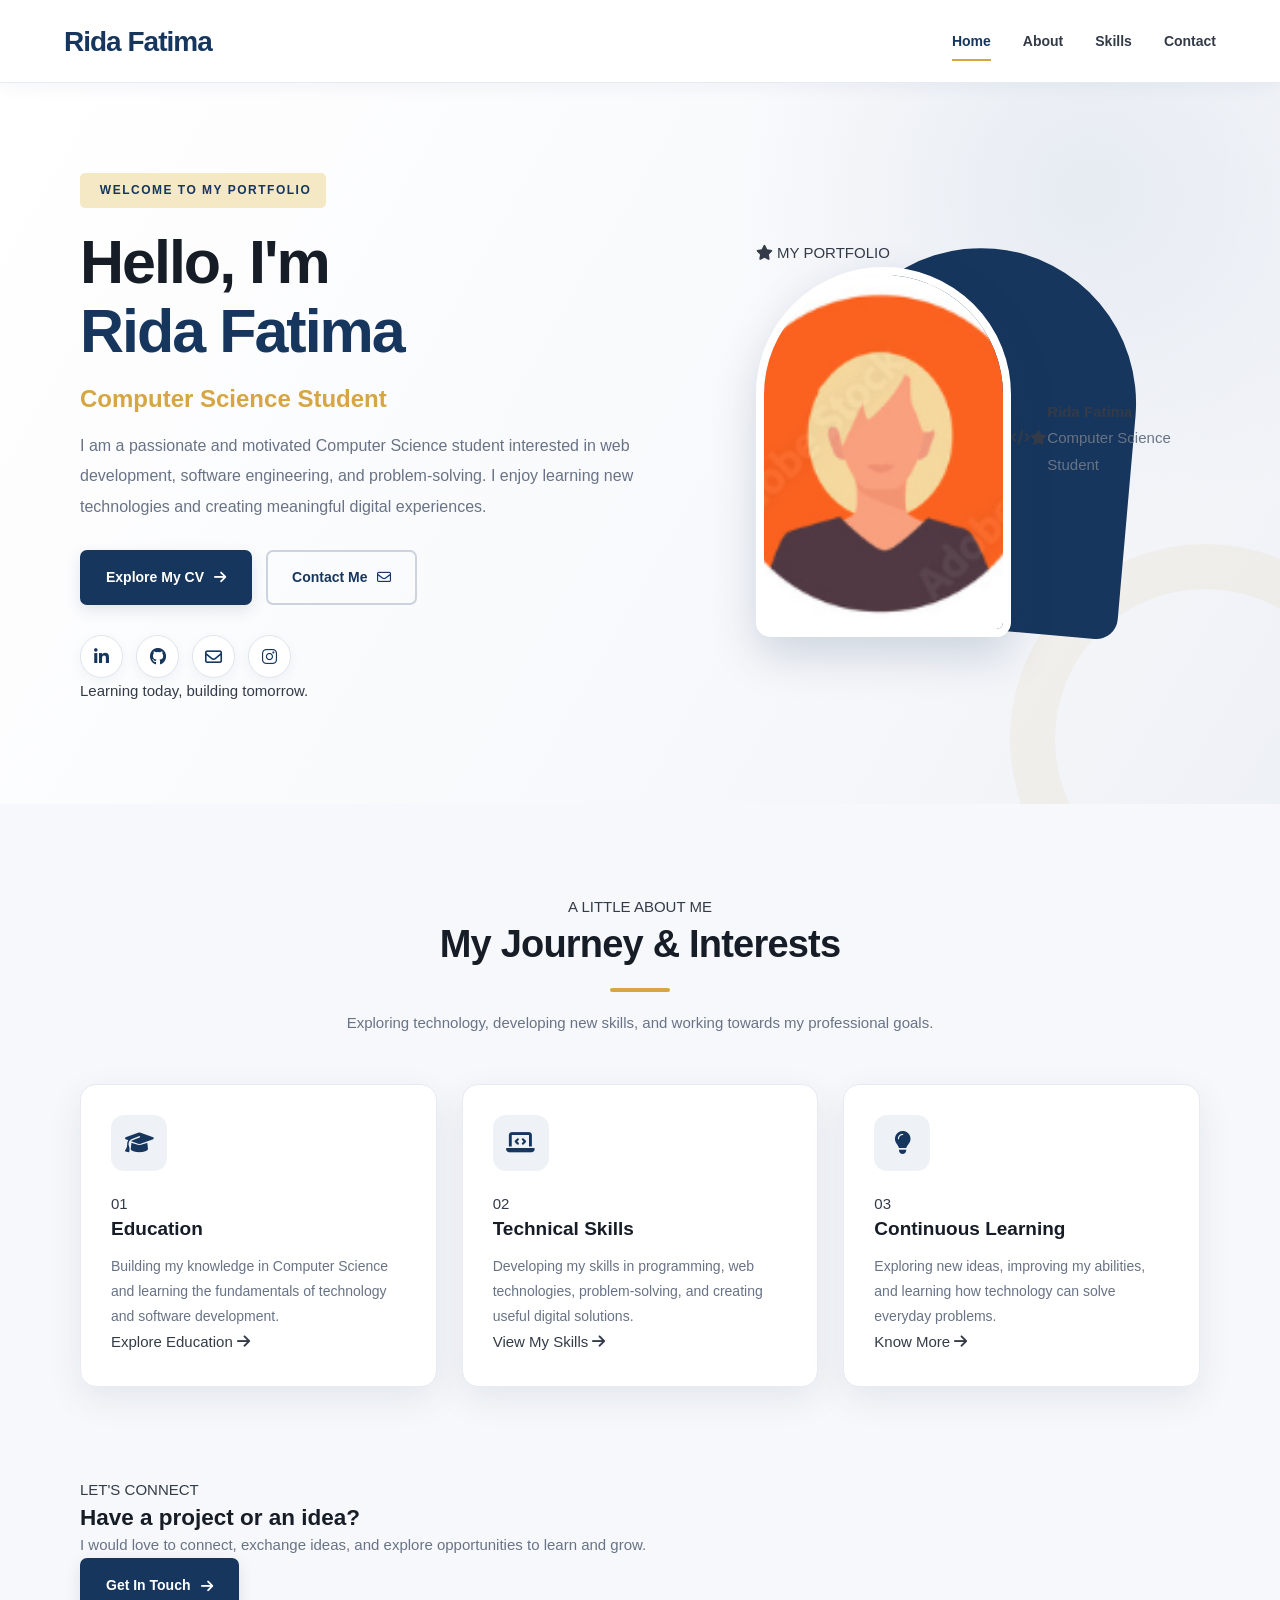
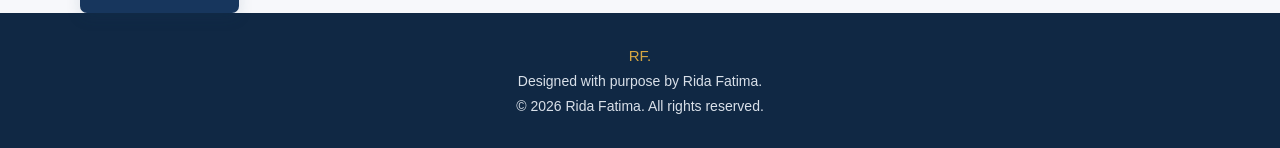
<file: index.html>
<!DOCTYPE html>
<html lang="en">
<head>
    <meta charset="UTF-8">
    <meta name="viewport" content="width=device-width, initial-scale=1.0">

    <title>Rida Fatima | Personal Portfolio</title>

    <meta name="description" content="Explore Rida Fatima's personal portfolio, education, skills and projects.">

    <link rel="stylesheet" href="style.css">

    <!-- Font Awesome Icons -->
    <link rel="stylesheet"
          href="https://cdnjs.cloudflare.com/ajax/libs/font-awesome/6.5.2/css/all.min.css">
</head>

<body>

    <!-- NAVIGATION BAR -->
    <header class="navbar">
        <div class="nav-container">

            <a href="index.html" class="logo">
                Rida Fatima<span></span>
            </a>

            <nav class="nav-links">
                <a href="index.html" class="active">Home</a>
                <a href="about.html">About</a>
                <a href="skills.html">Skills</a>
                <a href="contact.html">Contact</a>
            </nav>

        </div>
    </header>


    <!-- HERO SECTION -->
    <main>

        <section class="hero">
            <div class="hero-container">

                <!-- INTRODUCTION -->
                <div class="hero-content">

                    <span class="small-heading">
                        <i class="fa-solid fa-sparkles"></i>
                        Welcome to my portfolio
                    </span>

                    <h1>
                        Hello, I'm
                        <span>Rida Fatima</span>
                    </h1>

                    <h3>
                        Computer Science Student
                    </h3>

                    <p>
                        I am a passionate and motivated Computer Science
                        student interested in web development, software
                        engineering, and problem-solving. I enjoy learning
                        new technologies and creating meaningful digital
                        experiences.
                    </p>

                    <div class="hero-buttons">

                        <a href="about.html" class="btn">
                            Explore My CV
                            <i class="fa-solid fa-arrow-right"></i>
                        </a>

                        <a href="contact.html" class="btn btn-outline">
                            Contact Me
                            <i class="fa-regular fa-envelope"></i>
                        </a>

                    </div>

                    <!-- SOCIAL LINKS -->
                    <div class="social-links">

                        <a href="#"
                           aria-label="LinkedIn"
                           title="LinkedIn">
                            <i class="fa-brands fa-linkedin-in"></i>
                        </a>

                        <a href="#"
                           aria-label="GitHub"
                           title="GitHub">
                            <i class="fa-brands fa-github"></i>
                        </a>

                        <a href="mailto:rida44369@gmail.com"
                           aria-label="Email"
                           title="Email me">
                            <i class="fa-regular fa-envelope"></i>
                        </a>

                        <a href="#"
                           aria-label="Instagram"
                           title="Instagram">
                            <i class="fa-brands fa-instagram"></i>
                        </a>

                    </div>

                    <div class="hero-note">
                        <span class="note-line"></span>
                        <span>Learning today, building tomorrow.</span>
                    </div>

                </div>


                <!-- PROFILE IMAGE -->
                <div class="hero-image">

                    <div class="profile-frame">

                        <div class="profile-top-label">
                            <i class="fa-solid fa-star"></i>
                            MY PORTFOLIO
                        </div>

                        <img
                            src="images/rida-profile.png"
                            alt="Rida Fatima's profile picture"
                        >

                    </div>

                    <!-- DECORATIVE ELEMENTS -->
                    <div class="floating-badge badge-code">
                        <i class="fa-solid fa-code"></i>
                    </div>

                    <div class="floating-badge badge-star">
                        <i class="fa-solid fa-star"></i>
                    </div>

                    <div class="profile-caption">
                        <span class="caption-dot"></span>

                        <div>
                            <strong>Rida Fatima</strong>
                            <p>Computer Science Student</p>
                        </div>
                    </div>

                </div>

            </div>
        </section>


        <!-- INTRODUCTION / HIGHLIGHTS -->
        <section class="section highlights-section">

            <div class="container">

                <div class="section-title">

                    <span class="section-label">
                        A LITTLE ABOUT ME
                    </span>

                    <h2>
                        My Journey & Interests
                    </h2>

                    <span class="title-line"></span>

                    <p>
                        Exploring technology, developing new skills,
                        and working towards my professional goals.
                    </p>

                </div>


                <!-- INDIVIDUAL CARDS -->
                <div class="cards-grid">

                    <!-- CARD 1 -->
                    <article class="info-card">

                        <div class="card-top">
                            <div class="card-icon">
                                <i class="fa-solid fa-graduation-cap"></i>
                            </div>

                            <span class="card-number">01</span>
                        </div>

                        <h3>Education</h3>

                        <p>
                            Building my knowledge in Computer Science
                            and learning the fundamentals of technology
                            and software development.
                        </p>

                        <a href="about.html" class="card-link">
                            Explore Education
                            <i class="fa-solid fa-arrow-right"></i>
                        </a>

                    </article>


                    <!-- CARD 2 -->
                    <article class="info-card featured-card">

                        <div class="card-top">
                            <div class="card-icon">
                                <i class="fa-solid fa-laptop-code"></i>
                            </div>

                            <span class="card-number">02</span>
                        </div>

                        <h3>Technical Skills</h3>

                        <p>
                            Developing my skills in programming,
                            web technologies, problem-solving,
                            and creating useful digital solutions.
                        </p>

                        <a href="skills.html" class="card-link">
                            View My Skills
                            <i class="fa-solid fa-arrow-right"></i>
                        </a>

                    </article>


                    <!-- CARD 3 -->
                    <article class="info-card">

                        <div class="card-top">
                            <div class="card-icon">
                                <i class="fa-solid fa-lightbulb"></i>
                            </div>

                            <span class="card-number">03</span>
                        </div>

                        <h3>Continuous Learning</h3>

                        <p>
                            Exploring new ideas, improving my abilities,
                            and learning how technology can solve
                            everyday problems.
                        </p>

                        <a href="about.html" class="card-link">
                            Know More
                            <i class="fa-solid fa-arrow-right"></i>
                        </a>

                    </article>

                </div>

            </div>

        </section>


        <!-- CALL TO ACTION -->
        <section class="cta-section">

            <div class="container">

                <div class="cta-card">

                    <div class="cta-decoration"></div>

                    <div class="cta-content">

                        <span class="section-label cta-label">
                            LET'S CONNECT
                        </span>

                        <h2>
                            Have a project or an idea?
                        </h2>

                        <p>
                            I would love to connect, exchange ideas,
                            and explore opportunities to learn and grow.
                        </p>

                    </div>

                    <a href="contact.html" class="btn cta-button">
                        Get In Touch
                        <i class="fa-solid fa-arrow-right"></i>
                    </a>

                </div>

            </div>

        </section>

    </main>


    <!-- FOOTER -->
    <footer class="footer">

        <div class="container footer-container">

            <a href="index.html" class="footer-logo">
                RF<span>.</span>
            </a>

            <p>
                Designed with purpose by Rida Fatima.
            </p>

            <p class="copyright">
                &copy; <span id="currentYear">2026</span>
                Rida Fatima. All rights reserved.
            </p>

        </div>

    </footer>


    <script src="script.js"></script>

</body>
</html>
</file>
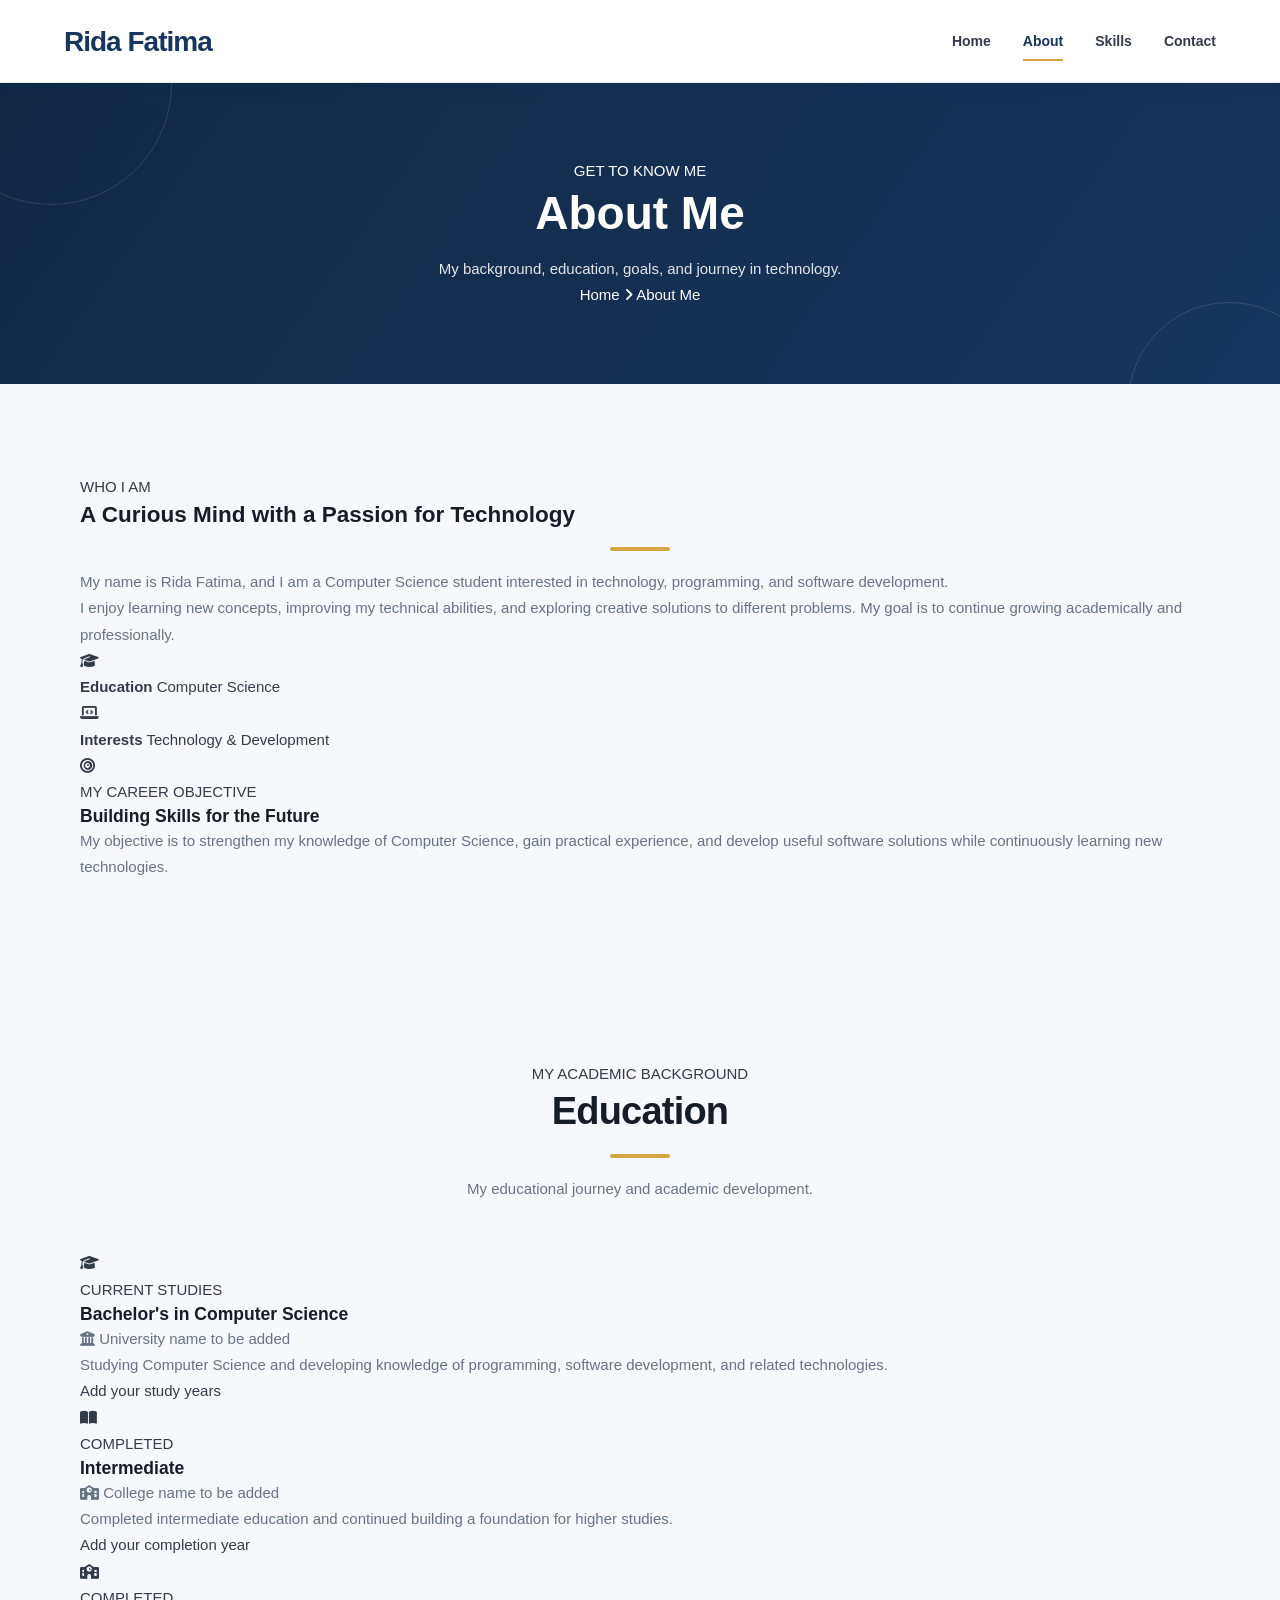
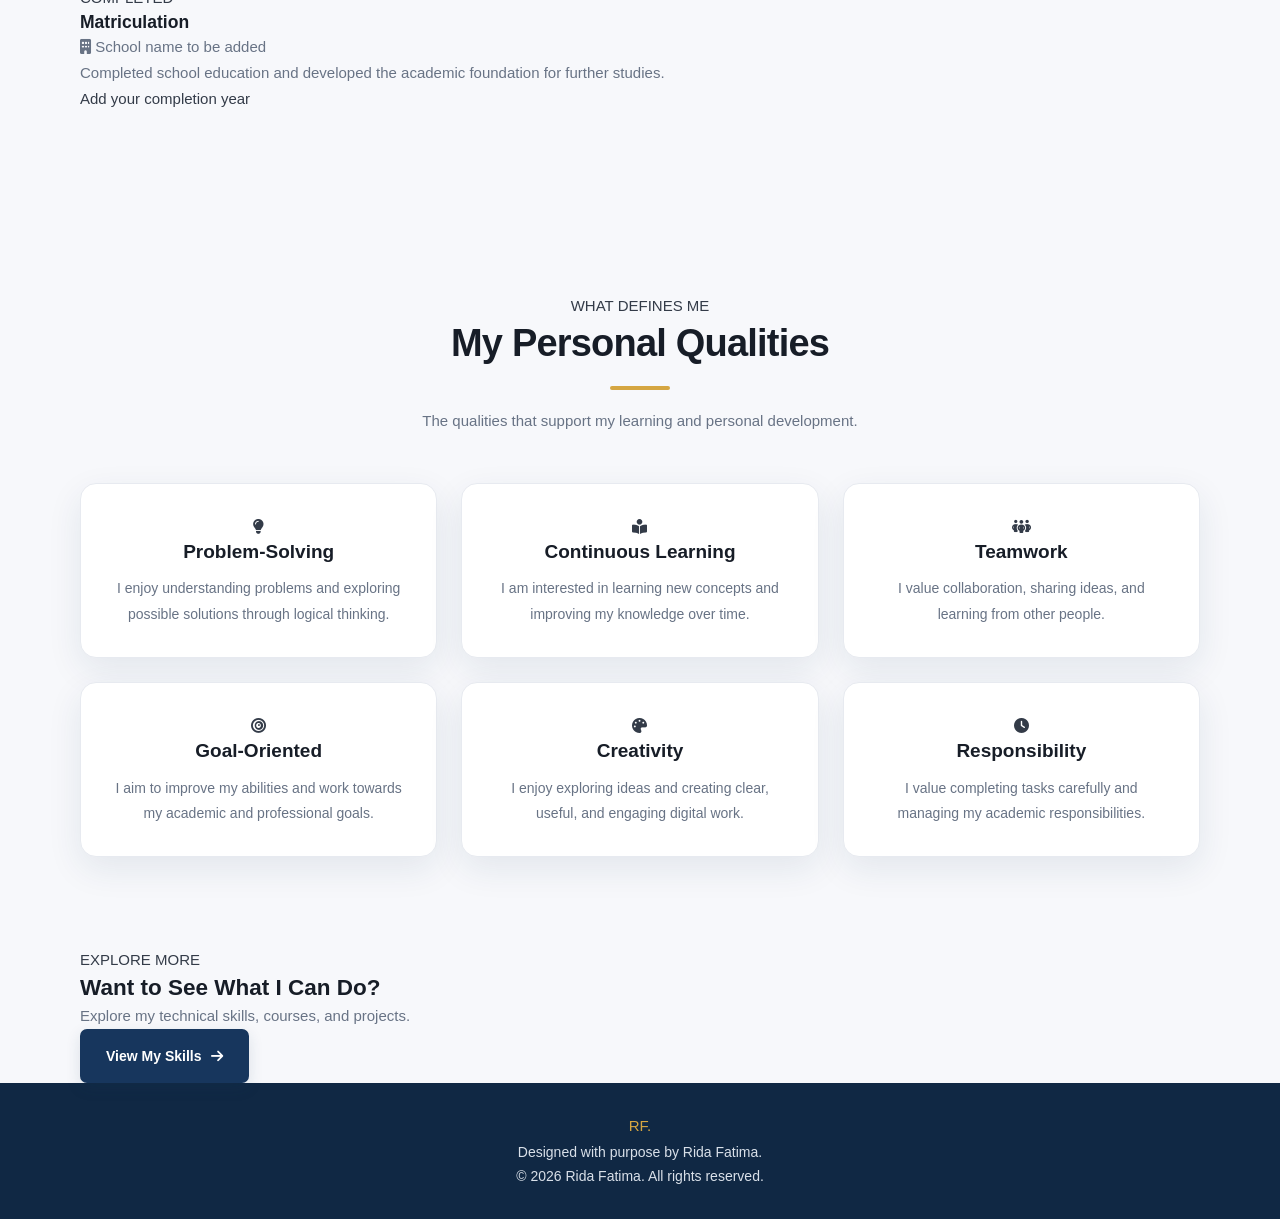
<file: about.html>
<!DOCTYPE html>
<html lang="en">
<head>
    <meta charset="UTF-8">
    <meta name="viewport" content="width=device-width, initial-scale=1.0">

    <title>About Me | Rida Fatima</title>

    <meta name="description" content="Learn about Rida Fatima, her education, career objectives, and personal qualities.">

    <link rel="stylesheet" href="style.css">

    <link rel="stylesheet"
          href="https://cdnjs.cloudflare.com/ajax/libs/font-awesome/6.5.2/css/all.min.css">
</head>

<body>

    <!-- NAVIGATION -->
    <header class="navbar">
        <div class="nav-container">

            <a href="index.html" class="logo">
                Rida Fatima<span></span>
            </a>

            <nav class="nav-links">
                <a href="index.html">Home</a>
                <a href="about.html" class="active">About</a>
                <a href="skills.html">Skills</a>
                <a href="contact.html">Contact</a>
            </nav>

        </div>
    </header>


    <main>

        <!-- PAGE HEADER -->
        <section class="page-header">

            <span class="page-header-label">
                GET TO KNOW ME
            </span>

            <h1>About Me</h1>

            <p>
                My background, education, goals, and journey in technology.
            </p>

            <div class="breadcrumb">
                <a href="index.html">Home</a>
                <i class="fa-solid fa-angle-right"></i>
                <span>About Me</span>
            </div>

        </section>


        <!-- ABOUT INTRODUCTION -->
        <section class="section about-intro-section">

            <div class="container about-intro-grid">

                <!-- ABOUT TEXT -->
                <div class="about-intro-content">

                    <span class="section-label">
                        WHO I AM
                    </span>

                    <h2>
                        A Curious Mind with a Passion for Technology
                    </h2>

                    <span class="title-line title-line-left"></span>

                    <p>
                        My name is Rida Fatima, and I am a Computer Science
                        student interested in technology, programming,
                        and software development.
                    </p>

                    <p>
                        I enjoy learning new concepts, improving my
                        technical abilities, and exploring creative
                        solutions to different problems. My goal is to
                        continue growing academically and professionally.
                    </p>

                    <div class="about-facts">

                        <div class="fact-box">
                            <i class="fa-solid fa-graduation-cap"></i>

                            <div>
                                <strong>Education</strong>
                                <span>Computer Science</span>
                            </div>
                        </div>

                        <div class="fact-box">
                            <i class="fa-solid fa-laptop-code"></i>

                            <div>
                                <strong>Interests</strong>
                                <span>Technology & Development</span>
                            </div>
                        </div>

                    </div>

                </div>


                <!-- CAREER OBJECTIVE CARD -->
                <div class="objective-card">

                    <div class="objective-icon">
                        <i class="fa-solid fa-bullseye"></i>
                    </div>

                    <span class="objective-label">
                        MY CAREER OBJECTIVE
                    </span>

                    <h3>
                        Building Skills for the Future
                    </h3>

                    <p>
                        My objective is to strengthen my knowledge of
                        Computer Science, gain practical experience,
                        and develop useful software solutions while
                        continuously learning new technologies.
                    </p>

                    <div class="objective-bottom">
                        <span></span>
                        <span></span>
                        <span></span>
                    </div>

                </div>

            </div>

        </section>


        <!-- EDUCATION -->
        <section class="section education-section">

            <div class="container">

                <div class="section-title">

                    <span class="section-label">
                        MY ACADEMIC BACKGROUND
                    </span>

                    <h2>Education</h2>

                    <span class="title-line"></span>

                    <p>
                        My educational journey and academic development.
                    </p>

                </div>


                <div class="education-timeline">

                    <!-- CURRENT EDUCATION -->
                    <article class="education-card">

                        <div class="education-marker">
                            <i class="fa-solid fa-graduation-cap"></i>
                        </div>

                        <div class="education-content">

                            <span class="education-status">
                                CURRENT STUDIES
                            </span>

                            <h3>Bachelor's in Computer Science</h3>

                            <p class="education-institute">
                                <i class="fa-solid fa-building-columns"></i>
                                University name to be added
                            </p>

                            <p>
                                Studying Computer Science and developing
                                knowledge of programming, software
                                development, and related technologies.
                            </p>

                            <span class="education-date">
                                Add your study years
                            </span>

                        </div>

                    </article>


                    <!-- INTERMEDIATE -->
                    <article class="education-card">

                        <div class="education-marker">
                            <i class="fa-solid fa-book-open"></i>
                        </div>

                        <div class="education-content">

                            <span class="education-status">
                                COMPLETED
                            </span>

                            <h3>Intermediate</h3>

                            <p class="education-institute">
                                <i class="fa-solid fa-school"></i>
                                College name to be added
                            </p>

                            <p>
                                Completed intermediate education and
                                continued building a foundation for
                                higher studies.
                            </p>

                            <span class="education-date">
                                Add your completion year
                            </span>

                        </div>

                    </article>


                    <!-- MATRICULATION -->
                    <article class="education-card">

                        <div class="education-marker">
                            <i class="fa-solid fa-school"></i>
                        </div>

                        <div class="education-content">

                            <span class="education-status">
                                COMPLETED
                            </span>

                            <h3>Matriculation</h3>

                            <p class="education-institute">
                                <i class="fa-solid fa-building"></i>
                                School name to be added
                            </p>

                            <p>
                                Completed school education and developed
                                the academic foundation for further studies.
                            </p>

                            <span class="education-date">
                                Add your completion year
                            </span>

                        </div>

                    </article>

                </div>

            </div>

        </section>


        <!-- PERSONAL QUALITIES -->
        <section class="section qualities-section">

            <div class="container">

                <div class="section-title">

                    <span class="section-label">
                        WHAT DEFINES ME
                    </span>

                    <h2>My Personal Qualities</h2>

                    <span class="title-line"></span>

                    <p>
                        The qualities that support my learning and
                        personal development.
                    </p>

                </div>


                <div class="qualities-grid">

                    <article class="quality-card">

                        <div class="quality-icon">
                            <i class="fa-solid fa-lightbulb"></i>
                        </div>

                        <h3>Problem-Solving</h3>

                        <p>
                            I enjoy understanding problems and exploring
                            possible solutions through logical thinking.
                        </p>

                    </article>


                    <article class="quality-card">

                        <div class="quality-icon">
                            <i class="fa-solid fa-book-open-reader"></i>
                        </div>

                        <h3>Continuous Learning</h3>

                        <p>
                            I am interested in learning new concepts
                            and improving my knowledge over time.
                        </p>

                    </article>


                    <article class="quality-card">

                        <div class="quality-icon">
                            <i class="fa-solid fa-people-group"></i>
                        </div>

                        <h3>Teamwork</h3>

                        <p>
                            I value collaboration, sharing ideas,
                            and learning from other people.
                        </p>

                    </article>


                    <article class="quality-card">

                        <div class="quality-icon">
                            <i class="fa-solid fa-bullseye"></i>
                        </div>

                        <h3>Goal-Oriented</h3>

                        <p>
                            I aim to improve my abilities and work
                            towards my academic and professional goals.
                        </p>

                    </article>


                    <article class="quality-card">

                        <div class="quality-icon">
                            <i class="fa-solid fa-palette"></i>
                        </div>

                        <h3>Creativity</h3>

                        <p>
                            I enjoy exploring ideas and creating
                            clear, useful, and engaging digital work.
                        </p>

                    </article>


                    <article class="quality-card">

                        <div class="quality-icon">
                            <i class="fa-solid fa-clock"></i>
                        </div>

                        <h3>Responsibility</h3>

                        <p>
                            I value completing tasks carefully and
                            managing my academic responsibilities.
                        </p>

                    </article>

                </div>

            </div>

        </section>


        <!-- CALL TO ACTION -->
        <section class="cta-section">

            <div class="container">

                <div class="cta-card">

                    <div class="cta-content">

                        <span class="section-label cta-label">
                            EXPLORE MORE
                        </span>

                        <h2>Want to See What I Can Do?</h2>

                        <p>
                            Explore my technical skills, courses,
                            and projects.
                        </p>

                    </div>

                    <a href="skills.html" class="btn cta-button">
                        View My Skills
                        <i class="fa-solid fa-arrow-right"></i>
                    </a>

                </div>

            </div>

        </section>

    </main>


    <!-- FOOTER -->
    <footer class="footer">

        <div class="container footer-container">

            <a href="index.html" class="footer-logo">
                RF<span>.</span>
            </a>

            <p>
                Designed with purpose by Rida Fatima.
            </p>

            <p class="copyright">
                &copy; <span id="currentYear">2026</span>
                Rida Fatima. All rights reserved.
            </p>

        </div>

    </footer>


    <script src="script.js"></script>

</body>
</html>
</file>
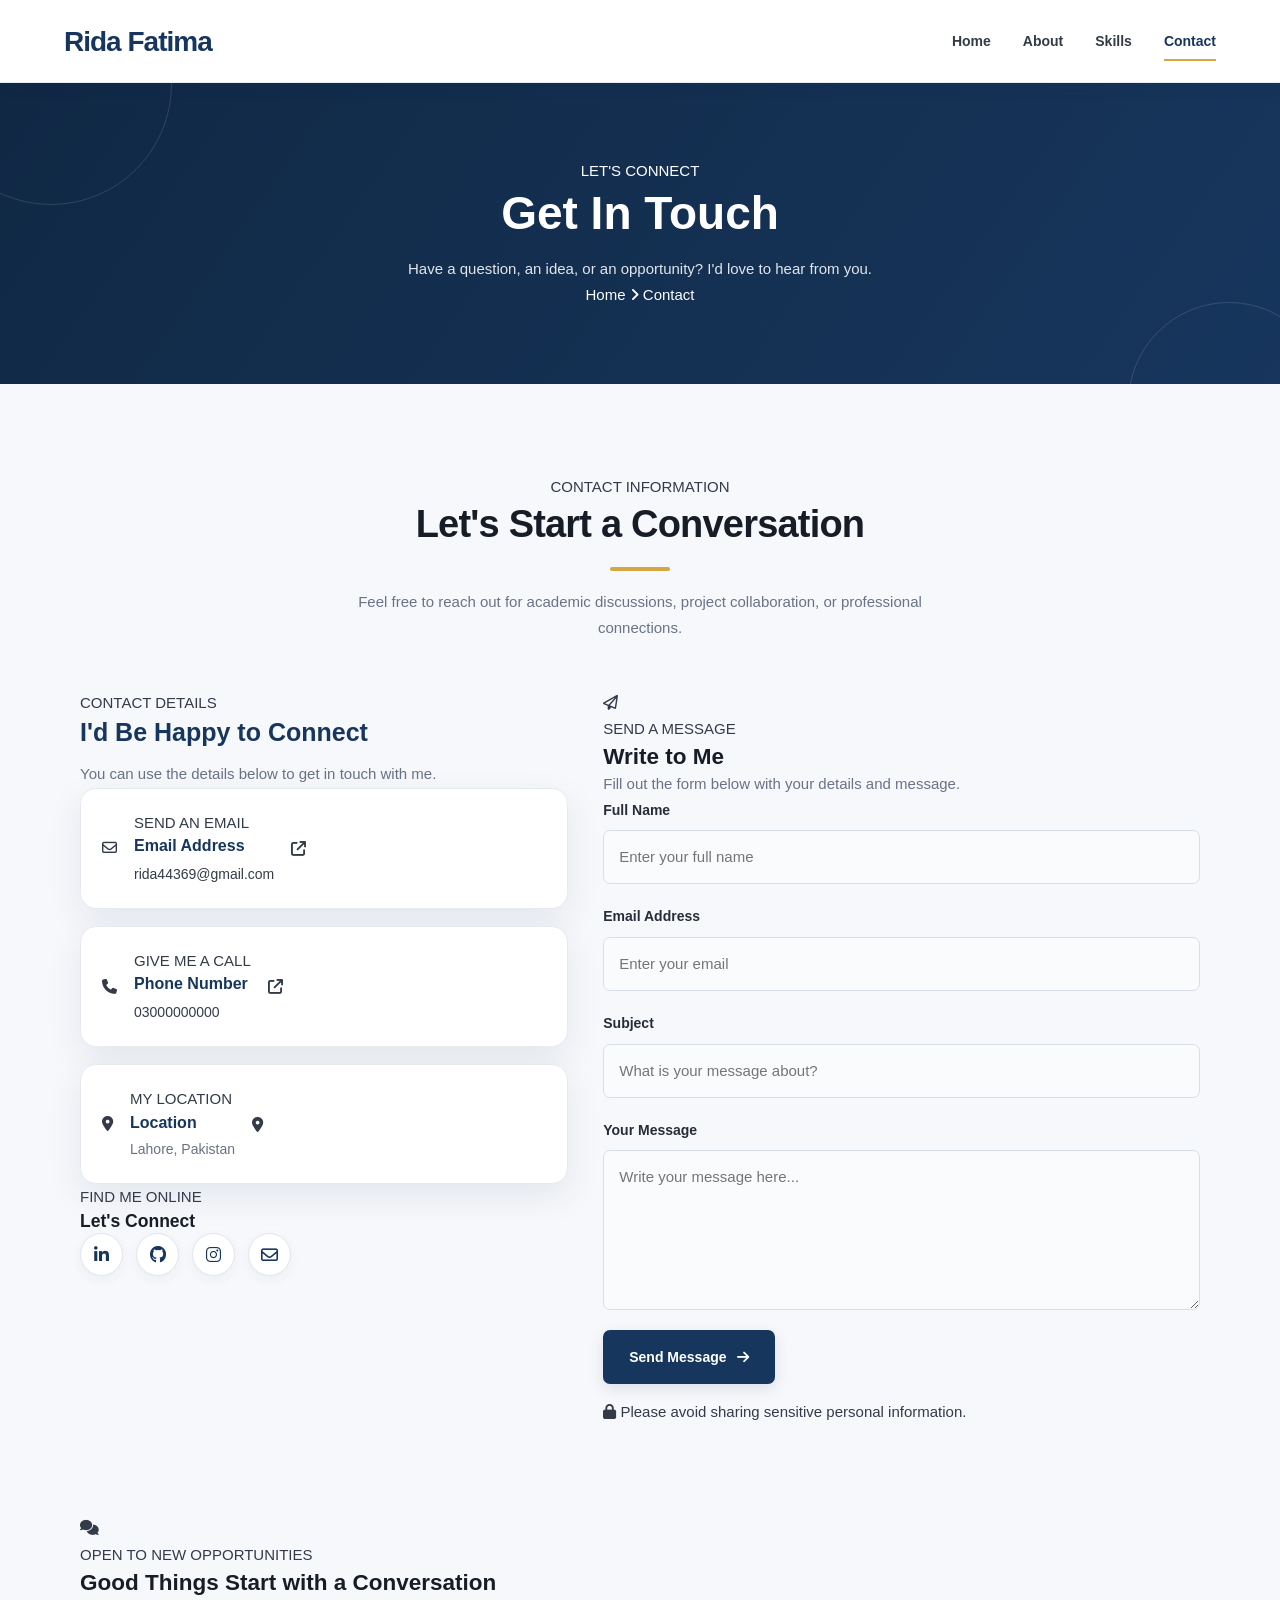
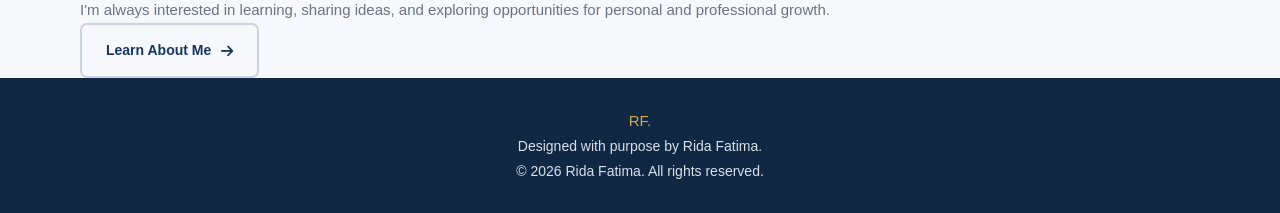
<file: contact.html>
<!DOCTYPE html>
<html lang="en">
<head>
    <meta charset="UTF-8">
    <meta name="viewport" content="width=device-width, initial-scale=1.0">

    <title>Contact Me | Rida Fatima</title>

    <meta name="description" content="Contact Rida Fatima for professional connections, collaboration, and opportunities.">

    <link rel="stylesheet" href="style.css">

    <link rel="stylesheet"
          href="https://cdnjs.cloudflare.com/ajax/libs/font-awesome/6.5.2/css/all.min.css">
</head>

<body>

    <!-- NAVIGATION -->
    <header class="navbar">
        <div class="nav-container">

            <a href="index.html" class="logo">
                Rida Fatima<span></span>
            </a>

            <nav class="nav-links">
                <a href="index.html">Home</a>
                <a href="about.html">About</a>
                <a href="skills.html">Skills</a>
                <a href="contact.html" class="active">Contact</a>
            </nav>

        </div>
    </header>


    <main>

        <!-- PAGE HEADER -->
        <section class="page-header">

            <span class="page-header-label">
                LET'S CONNECT
            </span>

            <h1>Get In Touch</h1>

            <p>
                Have a question, an idea, or an opportunity?
                I'd love to hear from you.
            </p>

            <div class="breadcrumb">
                <a href="index.html">Home</a>
                <i class="fa-solid fa-angle-right"></i>
                <span>Contact</span>
            </div>

        </section>


        <!-- CONTACT INTRODUCTION -->
        <section class="section contact-main-section">

            <div class="container">

                <div class="section-title">

                    <span class="section-label">
                        CONTACT INFORMATION
                    </span>

                    <h2>Let's Start a Conversation</h2>

                    <span class="title-line"></span>

                    <p>
                        Feel free to reach out for academic discussions,
                        project collaboration, or professional connections.
                    </p>

                </div>


                <div class="contact-layout">

                    <!-- LEFT: CONTACT INFORMATION -->
                    <div class="contact-info">

                        <div class="contact-heading">

                            <span class="contact-mini-label">
                                CONTACT DETAILS
                            </span>

                            <h2>I'd Be Happy to Connect</h2>

                            <p>
                                You can use the details below to get
                                in touch with me.
                            </p>

                        </div>


                        <div class="contact-details">

                            <!-- EMAIL CARD -->
                            <article class="contact-card">

                                <div class="contact-icon">
                                    <i class="fa-regular fa-envelope"></i>
                                </div>

                                <div class="contact-card-content">

                                    <span class="contact-card-label">
                                        SEND AN EMAIL
                                    </span>

                                    <h3>Email Address</h3>

                                    <a href="mailto:rida44369@gmail.com">
                                        rida44369@gmail.com
                                    </a>

                                </div>

                                <i class="fa-solid fa-arrow-up-right-from-square contact-arrow"></i>

                            </article>


                            <!-- PHONE CARD -->
                            <article class="contact-card">

                                <div class="contact-icon">
                                    <i class="fa-solid fa-phone"></i>
                                </div>

                                <div class="contact-card-content">

                                    <span class="contact-card-label">
                                        GIVE ME A CALL
                                    </span>

                                    <h3>Phone Number</h3>

                                    <a href="tel:03000000000">
                                        03000000000
                                    </a>

                                </div>

                                <i class="fa-solid fa-arrow-up-right-from-square contact-arrow"></i>

                            </article>


                            <!-- LOCATION CARD -->
                            <article class="contact-card">

                                <div class="contact-icon">
                                    <i class="fa-solid fa-location-dot"></i>
                                </div>

                                <div class="contact-card-content">

                                    <span class="contact-card-label">
                                        MY LOCATION
                                    </span>

                                    <h3>Location</h3>

                                    <p>Lahore, Pakistan</p>

                                </div>

                                <i class="fa-solid fa-location-dot contact-arrow"></i>

                            </article>

                        </div>


                        <!-- SOCIAL MEDIA -->
                        <div class="contact-social-box">

                            <div>
                                <span class="contact-card-label">
                                    FIND ME ONLINE
                                </span>

                                <h3>Let's Connect</h3>
                            </div>

                            <div class="social-links">

                                <a href="#"
                                   aria-label="LinkedIn"
                                   title="LinkedIn">
                                    <i class="fa-brands fa-linkedin-in"></i>
                                </a>

                                <a href="#"
                                   aria-label="GitHub"
                                   title="GitHub">
                                    <i class="fa-brands fa-github"></i>
                                </a>

                                <a href="#"
                                   aria-label="Instagram"
                                   title="Instagram">
                                    <i class="fa-brands fa-instagram"></i>
                                </a>

                                <a href="mailto:rida44369@gmail.com"
                                   aria-label="Email"
                                   title="Email">
                                    <i class="fa-regular fa-envelope"></i>
                                </a>

                            </div>

                        </div>

                    </div>


                    <!-- RIGHT: CONTACT FORM -->
                    <div class="contact-form-wrapper">

                        <div class="form-heading">

                            <div class="form-heading-icon">
                                <i class="fa-regular fa-paper-plane"></i>
                            </div>

                            <div>
                                <span class="contact-mini-label">
                                    SEND A MESSAGE
                                </span>

                                <h2>Write to Me</h2>
                            </div>

                        </div>


                        <p class="form-intro">
                            Fill out the form below with your details
                            and message.
                        </p>


                        <form id="contactForm">

                            <div class="form-row">

                                <div class="form-group">
                                    <label for="name">Full Name</label>

                                    <input
                                        type="text"
                                        id="name"
                                        name="name"
                                        placeholder="Enter your full name"
                                        required
                                    >
                                </div>


                                <div class="form-group">
                                    <label for="email">Email Address</label>

                                    <input
                                        type="email"
                                        id="email"
                                        name="email"
                                        placeholder="Enter your email"
                                        required
                                    >
                                </div>

                            </div>


                            <div class="form-group">
                                <label for="subject">Subject</label>

                                <input
                                    type="text"
                                    id="subject"
                                    name="subject"
                                    placeholder="What is your message about?"
                                    required
                                >
                            </div>


                            <div class="form-group">
                                <label for="message">Your Message</label>

                                <textarea
                                    id="message"
                                    name="message"
                                    placeholder="Write your message here..."
                                    rows="5"
                                    required
                                ></textarea>
                            </div>


                            <button type="submit" class="btn submit-button">
                                Send Message
                                <i class="fa-solid fa-arrow-right"></i>
                            </button>

                            <p id="formMessage" aria-live="polite"></p>

                        </form>

                        <div class="form-privacy-note">
                            <i class="fa-solid fa-lock"></i>
                            Please avoid sharing sensitive personal information.
                        </div>

                    </div>

                </div>

            </div>

        </section>


        <!-- BOTTOM MESSAGE -->
        <section class="contact-bottom-section">

            <div class="container">

                <div class="contact-bottom-card">

                    <div class="contact-bottom-icon">
                        <i class="fa-solid fa-comments"></i>
                    </div>

                    <div class="contact-bottom-content">

                        <span class="section-label">
                            OPEN TO NEW OPPORTUNITIES
                        </span>

                        <h2>Good Things Start with a Conversation</h2>

                        <p>
                            I'm always interested in learning,
                            sharing ideas, and exploring opportunities
                            for personal and professional growth.
                        </p>

                    </div>

                    <a href="about.html" class="btn btn-outline">
                        Learn About Me
                        <i class="fa-solid fa-arrow-right"></i>
                    </a>

                </div>

            </div>

        </section>

    </main>


    <!-- FOOTER -->
    <footer class="footer">

        <div class="container footer-container">

            <a href="index.html" class="footer-logo">
                RF<span>.</span>
            </a>

            <p>
                Designed with purpose by Rida Fatima.
            </p>

            <p class="copyright">
                &copy; <span id="currentYear">2026</span>
                Rida Fatima. All rights reserved.
            </p>

        </div>

    </footer>


    <script src="script.js"></script>

</body>
</html>
</file>
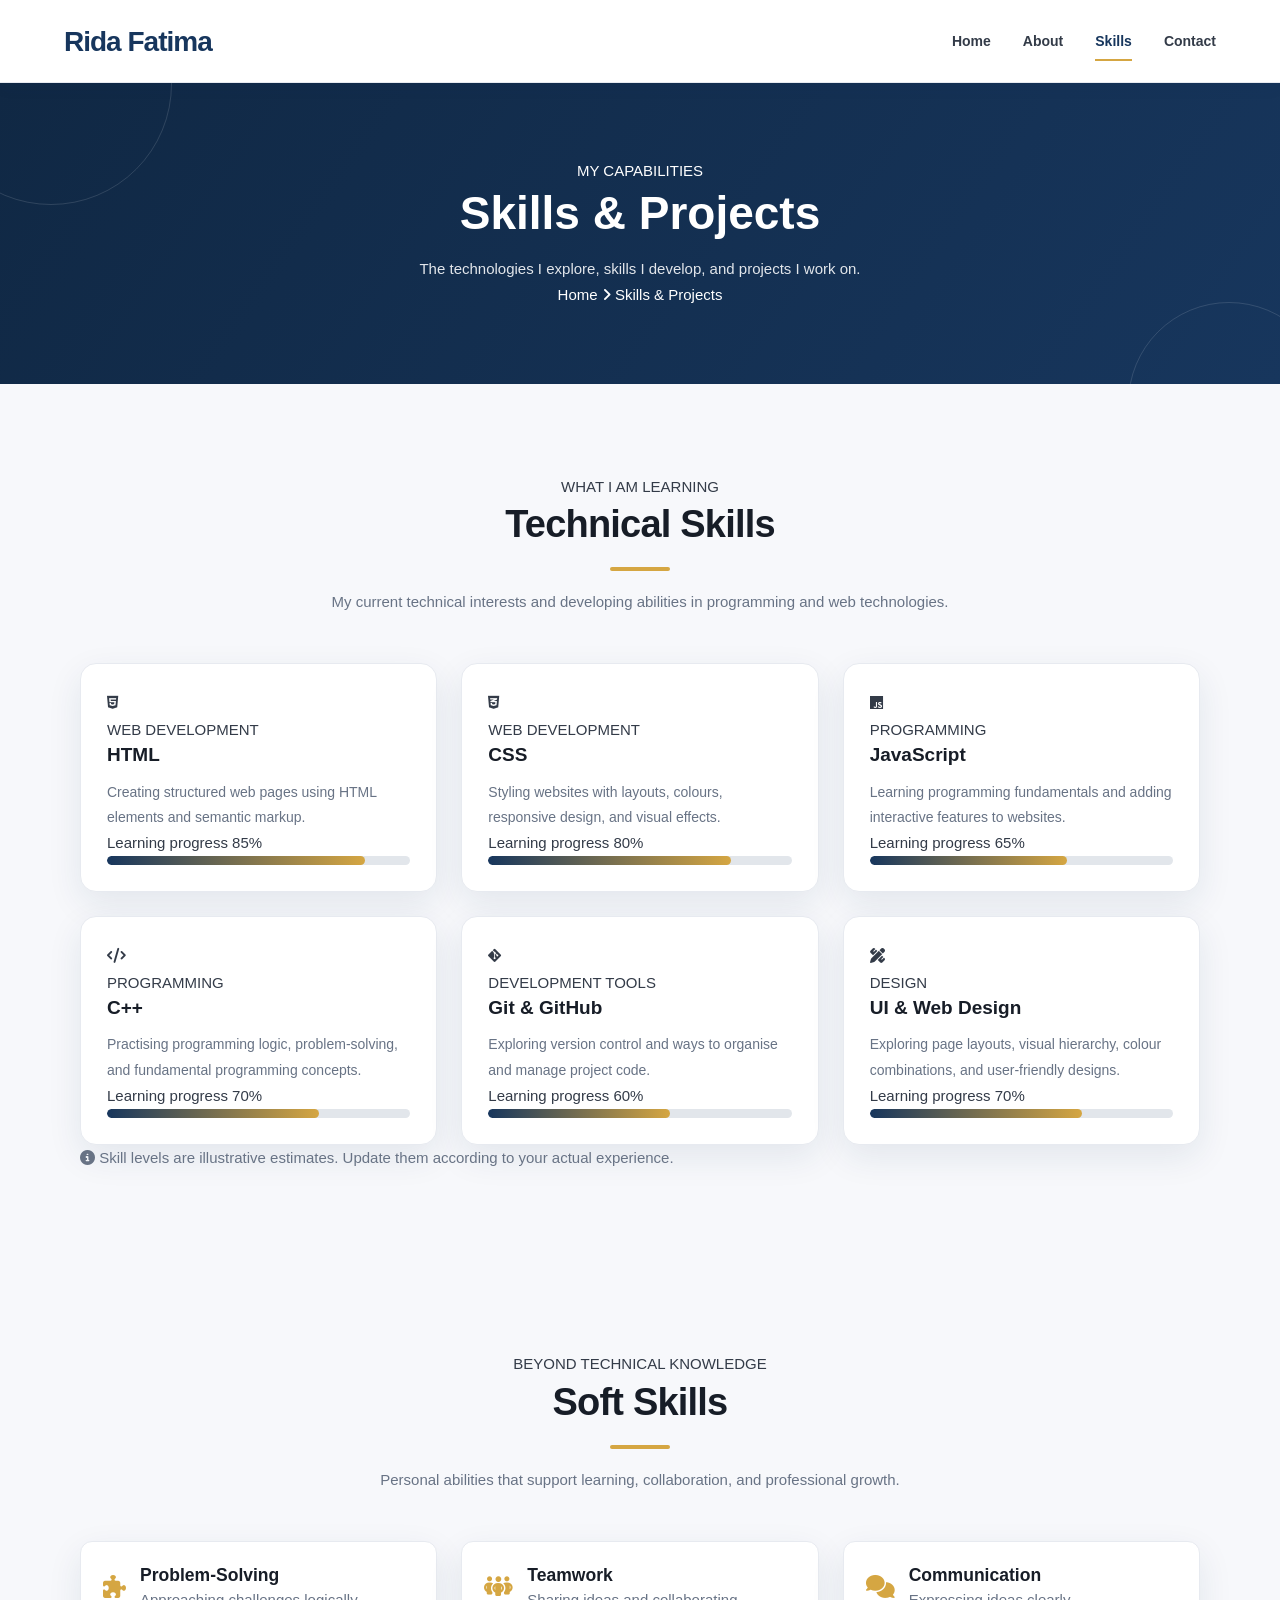
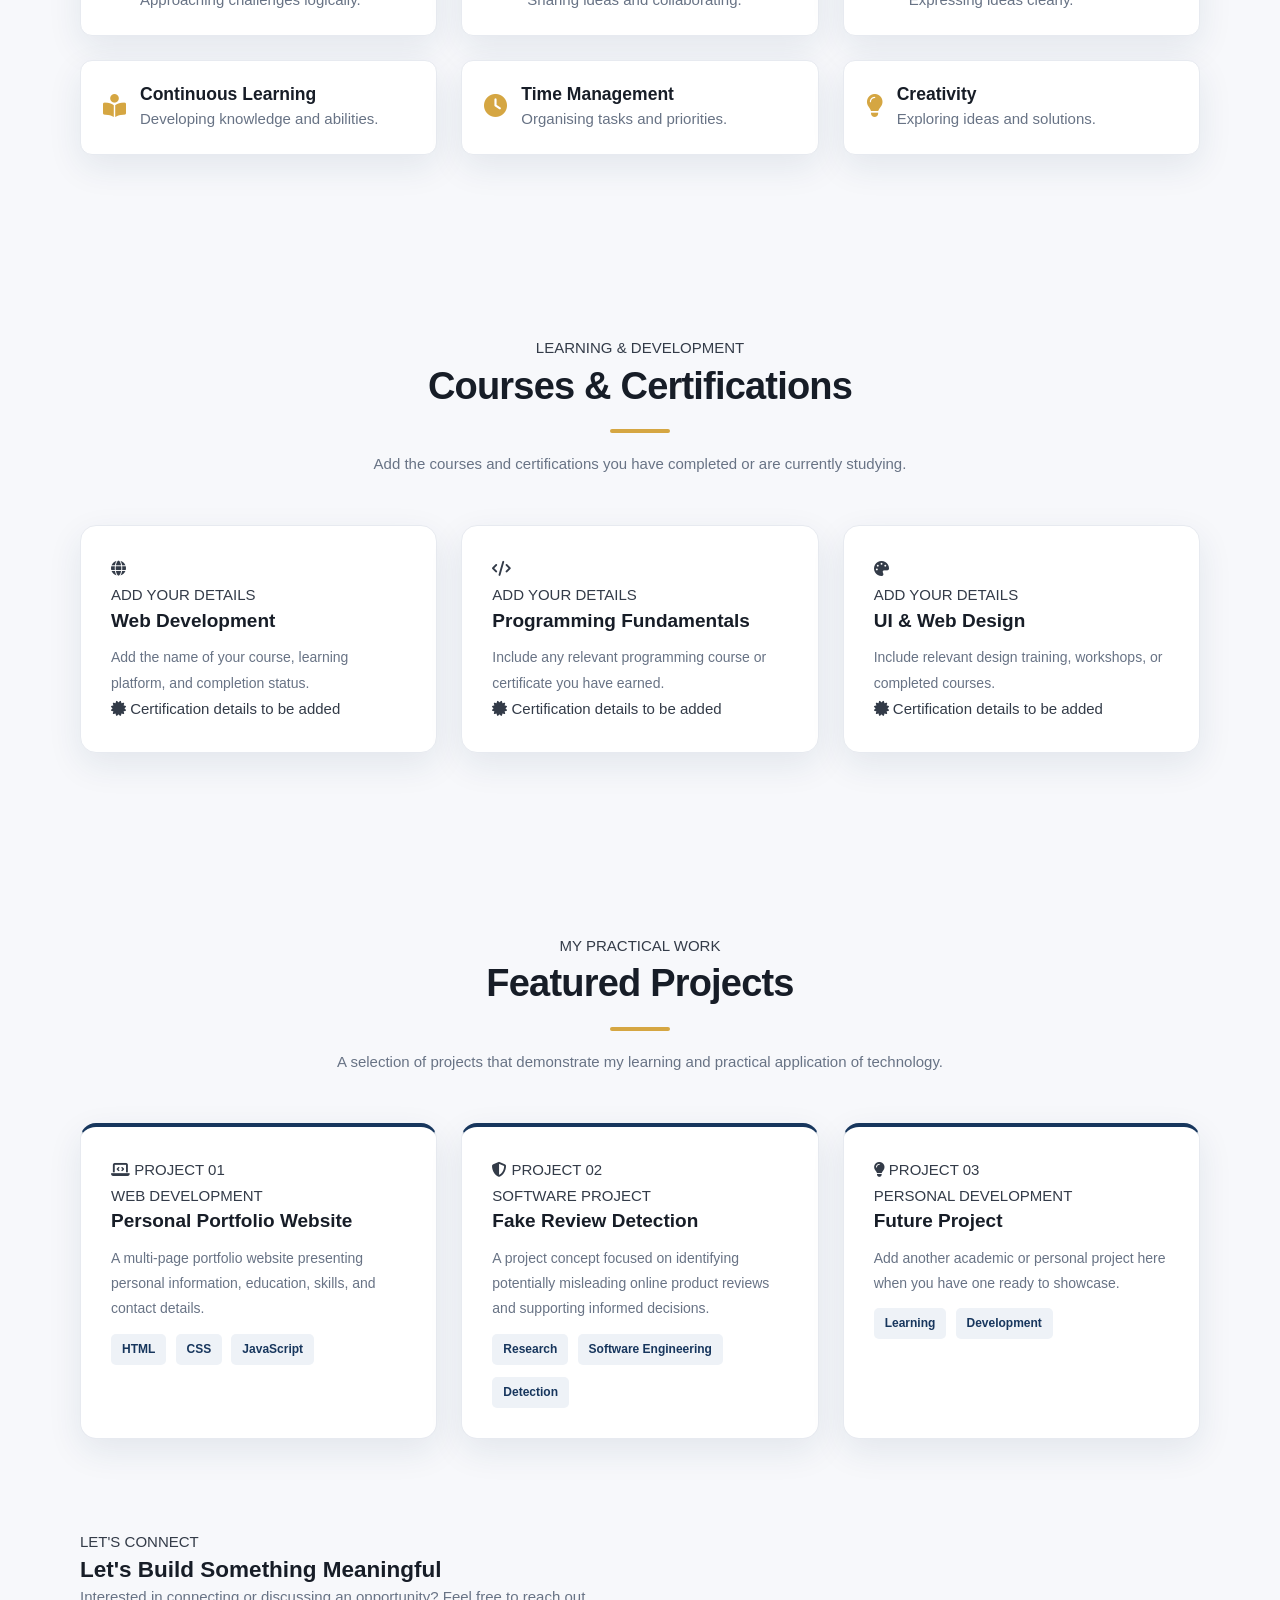
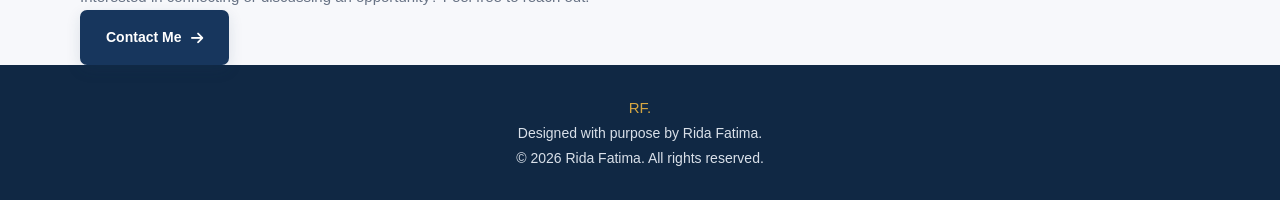
<file: skills.html>
<!DOCTYPE html>
<html lang="en">
<head>
    <meta charset="UTF-8">
    <meta name="viewport" content="width=device-width, initial-scale=1.0">

    <title>Skills & Projects | Rida Fatima</title>

    <meta name="description" content="Explore Rida Fatima's technical skills, soft skills, courses, and software projects.">

    <link rel="stylesheet" href="style.css">

    <link rel="stylesheet"
          href="https://cdnjs.cloudflare.com/ajax/libs/font-awesome/6.5.2/css/all.min.css">
</head>

<body>

    <!-- NAVIGATION -->
    <header class="navbar">
        <div class="nav-container">

            <a href="index.html" class="logo">
                Rida Fatima<span></span>
            </a>

            <nav class="nav-links">
                <a href="index.html">Home</a>
                <a href="about.html">About</a>
                <a href="skills.html" class="active">Skills</a>
                <a href="contact.html">Contact</a>
            </nav>

        </div>
    </header>


    <main>

        <!-- PAGE HEADER -->
        <section class="page-header">

            <span class="page-header-label">
                MY CAPABILITIES
            </span>

            <h1>Skills & Projects</h1>

            <p>
                The technologies I explore, skills I develop,
                and projects I work on.
            </p>

            <div class="breadcrumb">
                <a href="index.html">Home</a>
                <i class="fa-solid fa-angle-right"></i>
                <span>Skills & Projects</span>
            </div>

        </section>


        <!-- TECHNICAL SKILLS -->
        <section class="section technical-skills-section">

            <div class="container">

                <div class="section-title">

                    <span class="section-label">
                        WHAT I AM LEARNING
                    </span>

                    <h2>Technical Skills</h2>

                    <span class="title-line"></span>

                    <p>
                        My current technical interests and developing
                        abilities in programming and web technologies.
                    </p>

                </div>


                <div class="skills-grid">

                    <!-- HTML -->
                    <article class="skill-card">

                        <div class="skill-card-header">

                            <div class="skill-icon html-icon">
                                <i class="fa-brands fa-html5"></i>
                            </div>

                            <span class="skill-category">
                                WEB DEVELOPMENT
                            </span>

                        </div>

                        <h3>HTML</h3>

                        <p>
                            Creating structured web pages using
                            HTML elements and semantic markup.
                        </p>

                        <div class="skill-progress-info">
                            <span>Learning progress</span>
                            <span>85%</span>
                        </div>

                        <div class="progress-bar">
                            <div class="progress html-progress"></div>
                        </div>

                    </article>


                    <!-- CSS -->
                    <article class="skill-card">

                        <div class="skill-card-header">

                            <div class="skill-icon css-icon">
                                <i class="fa-brands fa-css3-alt"></i>
                            </div>

                            <span class="skill-category">
                                WEB DEVELOPMENT
                            </span>

                        </div>

                        <h3>CSS</h3>

                        <p>
                            Styling websites with layouts, colours,
                            responsive design, and visual effects.
                        </p>

                        <div class="skill-progress-info">
                            <span>Learning progress</span>
                            <span>80%</span>
                        </div>

                        <div class="progress-bar">
                            <div class="progress css-progress"></div>
                        </div>

                    </article>


                    <!-- JAVASCRIPT -->
                    <article class="skill-card">

                        <div class="skill-card-header">

                            <div class="skill-icon js-icon">
                                <i class="fa-brands fa-js"></i>
                            </div>

                            <span class="skill-category">
                                PROGRAMMING
                            </span>

                        </div>

                        <h3>JavaScript</h3>

                        <p>
                            Learning programming fundamentals and
                            adding interactive features to websites.
                        </p>

                        <div class="skill-progress-info">
                            <span>Learning progress</span>
                            <span>65%</span>
                        </div>

                        <div class="progress-bar">
                            <div class="progress js-progress"></div>
                        </div>

                    </article>


                    <!-- C++ -->
                    <article class="skill-card">

                        <div class="skill-card-header">

                            <div class="skill-icon cpp-icon">
                                <i class="fa-solid fa-code"></i>
                            </div>

                            <span class="skill-category">
                                PROGRAMMING
                            </span>

                        </div>

                        <h3>C++</h3>

                        <p>
                            Practising programming logic, problem-solving,
                            and fundamental programming concepts.
                        </p>

                        <div class="skill-progress-info">
                            <span>Learning progress</span>
                            <span>70%</span>
                        </div>

                        <div class="progress-bar">
                            <div class="progress cpp-progress"></div>
                        </div>

                    </article>


                    <!-- GIT -->
                    <article class="skill-card">

                        <div class="skill-card-header">

                            <div class="skill-icon git-icon">
                                <i class="fa-brands fa-git-alt"></i>
                            </div>

                            <span class="skill-category">
                                DEVELOPMENT TOOLS
                            </span>

                        </div>

                        <h3>Git & GitHub</h3>

                        <p>
                            Exploring version control and ways to
                            organise and manage project code.
                        </p>

                        <div class="skill-progress-info">
                            <span>Learning progress</span>
                            <span>60%</span>
                        </div>

                        <div class="progress-bar">
                            <div class="progress git-progress"></div>
                        </div>

                    </article>


                    <!-- UI DESIGN -->
                    <article class="skill-card">

                        <div class="skill-card-header">

                            <div class="skill-icon ui-icon">
                                <i class="fa-solid fa-pen-ruler"></i>
                            </div>

                            <span class="skill-category">
                                DESIGN
                            </span>

                        </div>

                        <h3>UI & Web Design</h3>

                        <p>
                            Exploring page layouts, visual hierarchy,
                            colour combinations, and user-friendly designs.
                        </p>

                        <div class="skill-progress-info">
                            <span>Learning progress</span>
                            <span>70%</span>
                        </div>

                        <div class="progress-bar">
                            <div class="progress ui-progress"></div>
                        </div>

                    </article>

                </div>

                <p class="skills-note">
                    <i class="fa-solid fa-circle-info"></i>
                    Skill levels are illustrative estimates. Update them
                    according to your actual experience.
                </p>

            </div>

        </section>


        <!-- SOFT SKILLS -->
        <section class="section soft-skills-section">

            <div class="container">

                <div class="section-title">

                    <span class="section-label">
                        BEYOND TECHNICAL KNOWLEDGE
                    </span>

                    <h2>Soft Skills</h2>

                    <span class="title-line"></span>

                    <p>
                        Personal abilities that support learning,
                        collaboration, and professional growth.
                    </p>

                </div>


                <div class="soft-skills-grid">

                    <article class="soft-skill-item">
                        <div class="soft-skill-icon">
                            <i class="fa-solid fa-puzzle-piece"></i>
                        </div>

                        <div>
                            <h3>Problem-Solving</h3>
                            <p>Approaching challenges logically.</p>
                        </div>
                    </article>


                    <article class="soft-skill-item">
                        <div class="soft-skill-icon">
                            <i class="fa-solid fa-people-group"></i>
                        </div>

                        <div>
                            <h3>Teamwork</h3>
                            <p>Sharing ideas and collaborating.</p>
                        </div>
                    </article>


                    <article class="soft-skill-item">
                        <div class="soft-skill-icon">
                            <i class="fa-solid fa-comments"></i>
                        </div>

                        <div>
                            <h3>Communication</h3>
                            <p>Expressing ideas clearly.</p>
                        </div>
                    </article>


                    <article class="soft-skill-item">
                        <div class="soft-skill-icon">
                            <i class="fa-solid fa-book-open-reader"></i>
                        </div>

                        <div>
                            <h3>Continuous Learning</h3>
                            <p>Developing knowledge and abilities.</p>
                        </div>
                    </article>


                    <article class="soft-skill-item">
                        <div class="soft-skill-icon">
                            <i class="fa-solid fa-clock"></i>
                        </div>

                        <div>
                            <h3>Time Management</h3>
                            <p>Organising tasks and priorities.</p>
                        </div>
                    </article>


                    <article class="soft-skill-item">
                        <div class="soft-skill-icon">
                            <i class="fa-solid fa-lightbulb"></i>
                        </div>

                        <div>
                            <h3>Creativity</h3>
                            <p>Exploring ideas and solutions.</p>
                        </div>
                    </article>

                </div>

            </div>

        </section>


        <!-- COURSES -->
        <section class="section courses-section">

            <div class="container">

                <div class="section-title">

                    <span class="section-label">
                        LEARNING & DEVELOPMENT
                    </span>

                    <h2>Courses & Certifications</h2>

                    <span class="title-line"></span>

                    <p>
                        Add the courses and certifications you have
                        completed or are currently studying.
                    </p>

                </div>


                <div class="courses-grid">

                    <article class="course-card">

                        <div class="course-icon">
                            <i class="fa-solid fa-globe"></i>
                        </div>

                        <span class="course-status">
                            ADD YOUR DETAILS
                        </span>

                        <h3>Web Development</h3>

                        <p>
                            Add the name of your course, learning
                            platform, and completion status.
                        </p>

                        <div class="course-footer">
                            <i class="fa-solid fa-certificate"></i>
                            <span>Certification details to be added</span>
                        </div>

                    </article>


                    <article class="course-card">

                        <div class="course-icon">
                            <i class="fa-solid fa-code"></i>
                        </div>

                        <span class="course-status">
                            ADD YOUR DETAILS
                        </span>

                        <h3>Programming Fundamentals</h3>

                        <p>
                            Include any relevant programming course
                            or certificate you have earned.
                        </p>

                        <div class="course-footer">
                            <i class="fa-solid fa-certificate"></i>
                            <span>Certification details to be added</span>
                        </div>

                    </article>


                    <article class="course-card">

                        <div class="course-icon">
                            <i class="fa-solid fa-palette"></i>
                        </div>

                        <span class="course-status">
                            ADD YOUR DETAILS
                        </span>

                        <h3>UI & Web Design</h3>

                        <p>
                            Include relevant design training,
                            workshops, or completed courses.
                        </p>

                        <div class="course-footer">
                            <i class="fa-solid fa-certificate"></i>
                            <span>Certification details to be added</span>
                        </div>

                    </article>

                </div>

            </div>

        </section>


        <!-- PROJECTS -->
        <section class="section projects-section">

            <div class="container">

                <div class="section-title">

                    <span class="section-label">
                        MY PRACTICAL WORK
                    </span>

                    <h2>Featured Projects</h2>

                    <span class="title-line"></span>

                    <p>
                        A selection of projects that demonstrate my
                        learning and practical application of technology.
                    </p>

                </div>


                <div class="projects-grid">

                    <!-- PORTFOLIO PROJECT -->
                    <article class="project-card">

                        <div class="project-visual portfolio-visual">
                            <i class="fa-solid fa-laptop-code"></i>

                            <span class="project-number">
                                PROJECT 01
                            </span>
                        </div>

                        <div class="project-body">

                            <span class="project-type">
                                WEB DEVELOPMENT
                            </span>

                            <h3>Personal Portfolio Website</h3>

                            <p>
                                A multi-page portfolio website presenting
                                personal information, education, skills,
                                and contact details.
                            </p>

                            <div class="project-tags">
                                <span class="tag">HTML</span>
                                <span class="tag">CSS</span>
                                <span class="tag">JavaScript</span>
                            </div>

                        </div>

                    </article>


                    <!-- FAKE REVIEW PROJECT -->
                    <article class="project-card">

                        <div class="project-visual review-visual">
                            <i class="fa-solid fa-shield-halved"></i>

                            <span class="project-number">
                                PROJECT 02
                            </span>
                        </div>

                        <div class="project-body">

                            <span class="project-type">
                                SOFTWARE PROJECT
                            </span>

                            <h3>Fake Review Detection</h3>

                            <p>
                                A project concept focused on identifying
                                potentially misleading online product
                                reviews and supporting informed decisions.
                            </p>

                            <div class="project-tags">
                                <span class="tag">Research</span>
                                <span class="tag">Software Engineering</span>
                                <span class="tag">Detection</span>
                            </div>

                        </div>

                    </article>


                    <!-- THIRD PROJECT -->
                    <article class="project-card">

                        <div class="project-visual general-visual">
                            <i class="fa-solid fa-lightbulb"></i>

                            <span class="project-number">
                                PROJECT 03
                            </span>
                        </div>

                        <div class="project-body">

                            <span class="project-type">
                                PERSONAL DEVELOPMENT
                            </span>

                            <h3>Future Project</h3>

                            <p>
                                Add another academic or personal project
                                here when you have one ready to showcase.
                            </p>

                            <div class="project-tags">
                                <span class="tag">Learning</span>
                                <span class="tag">Development</span>
                            </div>

                        </div>

                    </article>

                </div>

            </div>

        </section>


        <!-- CALL TO ACTION -->
        <section class="cta-section">

            <div class="container">

                <div class="cta-card">

                    <div class="cta-content">

                        <span class="section-label cta-label">
                            LET'S CONNECT
                        </span>

                        <h2>Let's Build Something Meaningful</h2>

                        <p>
                            Interested in connecting or discussing
                            an opportunity? Feel free to reach out.
                        </p>

                    </div>

                    <a href="contact.html" class="btn cta-button">
                        Contact Me
                        <i class="fa-solid fa-arrow-right"></i>
                    </a>

                </div>

            </div>

        </section>

    </main>


    <!-- FOOTER -->
    <footer class="footer">

        <div class="container footer-container">

            <a href="index.html" class="footer-logo">
                RF<span>.</span>
            </a>

            <p>
                Designed with purpose by Rida Fatima.
            </p>

            <p class="copyright">
                &copy; <span id="currentYear">2026</span>
                Rida Fatima. All rights reserved.
            </p>

        </div>

    </footer>


    <script src="script.js"></script>

</body>
</html>
</file>
<file: style.css>
/* =========================================
   RIDA FATIMA | PERSONAL PORTFOLIO
   Elegant Navy Blue + Gold Theme
========================================= */

:root {
    --navy: #17365D;
    --navy-dark: #102844;
    --gold: #D5A642;
    --gold-light: #F5E8C5;
    --light: #E2E6EB;
    --white: #FFFFFF;
    --background: #F7F8FB;
    --text: #333B48;
    --muted: #687385;
    --border: #E7EAF0;
    --shadow: 0 12px 35px rgba(23, 54, 93, 0.09);
    --radius: 16px;
}

/* RESET */

* {
    margin: 0;
    padding: 0;
    box-sizing: border-box;
}

html {
    scroll-behavior: smooth;
}

body {
    font-family: "Segoe UI", Arial, sans-serif;
    background: var(--background);
    color: var(--text);
    line-height: 1.75;
    font-size: 15px;
    overflow-x: hidden;
}

img {
    max-width: 100%;
    height: auto;
    display: block;
}

a {
    text-decoration: none;
    color: inherit;
    transition: 0.3s ease;
}

button,
input,
textarea {
    font: inherit;
}

button,
.btn {
    cursor: pointer;
}

.container {
    width: min(1120px, 90%);
    margin: 0 auto;
}

section {
    scroll-margin-top: 100px;
}

/* =========================================
   NAVIGATION
========================================= */

.navbar {
    width: 100%;
    background: rgba(255, 255, 255, 0.97);
    position: sticky;
    top: 0;
    z-index: 1000;
    border-bottom: 1px solid var(--border);
    box-shadow: 0 3px 18px rgba(23, 54, 93, 0.05);
}

.nav-container {
    width: min(1200px, 90%);
    min-height: 82px;
    margin: auto;
    display: flex;
    align-items: center;
    justify-content: space-between;
    gap: 30px;
}

.logo {
    font-size: 28px;
    font-weight: 800;
    letter-spacing: -1px;
    color: var(--navy);
    white-space: nowrap;
}

.logo span {
    color: var(--gold);
}

.nav-links {
    display: flex;
    align-items: center;
    justify-content: flex-end;
    flex-wrap: wrap;
    gap: 32px;
}

.nav-links a {
    position: relative;
    padding: 8px 0;
    color: var(--text);
    font-size: 14px;
    font-weight: 600;
}

.nav-links a::after {
    content: "";
    position: absolute;
    left: 0;
    bottom: 0;
    height: 2px;
    width: 0;
    background: var(--gold);
    transition: width 0.3s ease;
}

.nav-links a:hover,
.nav-links a.active {
    color: var(--navy);
}

.nav-links a:hover::after,
.nav-links a.active::after {
    width: 100%;
}

/* =========================================
   GENERAL HEADINGS
========================================= */

h1,
h2,
h3,
h4 {
    color: #171D27;
    line-height: 1.3;
}

p {
    color: var(--muted);
}

.section {
    padding: 90px 0;
}

.section-title {
    max-width: 700px;
    margin: 0 auto 48px;
    text-align: center;
}

.section-title h2 {
    font-size: clamp(28px, 3.5vw, 38px);
    margin-bottom: 12px;
    letter-spacing: -0.8px;
}

.section-title p {
    max-width: 620px;
    margin: auto;
}

.title-line {
    display: block;
    width: 60px;
    height: 4px;
    background: var(--gold);
    border-radius: 10px;
    margin: 18px auto;
}

/* =========================================
   BUTTONS
========================================= */

.btn {
    display: inline-flex;
    align-items: center;
    justify-content: center;
    gap: 10px;
    padding: 13px 24px;
    border: 2px solid var(--navy);
    border-radius: 7px;
    background: var(--navy);
    color: var(--white);
    font-weight: 700;
    font-size: 14px;
    box-shadow: 0 5px 15px rgba(23, 54, 93, 0.12);
    transition: 0.3s ease;
}

.btn:hover {
    background: var(--gold);
    border-color: var(--gold);
    color: var(--navy-dark);
    transform: translateY(-3px);
    box-shadow: 0 9px 20px rgba(213, 166, 66, 0.22);
}

.btn-outline {
    background: transparent;
    color: var(--navy);
    border-color: #CCD3DE;
    box-shadow: none;
}

.btn-outline:hover {
    background: var(--navy);
    border-color: var(--navy);
    color: var(--white);
}

/* =========================================
   HOME PAGE / HERO
========================================= */

.hero {
    position: relative;
    overflow: hidden;
    padding: 90px 0 100px;
    background:
        radial-gradient(circle at 85% 15%, #E6EBF2 0, transparent 28%),
        linear-gradient(120deg, #FFFFFF 0%, #F7F8FB 65%, #EEF1F6 100%);
}

.hero::before {
    content: "";
    position: absolute;
    width: 300px;
    height: 300px;
    border: 45px solid rgba(213, 166, 66, 0.08);
    border-radius: 50%;
    right: -120px;
    bottom: -130px;
    pointer-events: none;
}

.hero-container {
    width: min(1120px, 90%);
    margin: auto;
    display: grid;
    grid-template-columns: 1.15fr 0.85fr;
    align-items: center;
    gap: 75px;
}

.hero-content {
    position: relative;
    z-index: 1;
}

.small-heading {
    display: inline-block;
    color: var(--navy);
    background: var(--gold-light);
    padding: 7px 15px;
    border-radius: 5px;
    font-size: 12px;
    font-weight: 800;
    letter-spacing: 1.5px;
    text-transform: uppercase;
    margin-bottom: 20px;
}

.hero-content h1 {
    font-size: clamp(39px, 5vw, 61px);
    letter-spacing: -2px;
    line-height: 1.13;
    margin-bottom: 12px;
}

.hero-content h1 span {
    display: block;
    color: var(--navy);
}

.hero-content h3 {
    color: var(--gold);
    font-size: clamp(19px, 2vw, 24px);
    margin: 17px 0;
}

.hero-content p {
    max-width: 560px;
    margin-bottom: 28px;
    font-size: 16px;
    line-height: 1.9;
}

.hero-buttons {
    display: flex;
    flex-wrap: wrap;
    align-items: center;
    gap: 14px;
    margin-bottom: 30px;
}

.social-links {
    display: flex;
    align-items: center;
    gap: 13px;
}

.social-links a {
    display: flex;
    justify-content: center;
    align-items: center;
    width: 43px;
    height: 43px;
    border: 1px solid #E0E5ED;
    border-radius: 50%;
    background: var(--white);
    color: var(--navy);
    font-size: 17px;
    box-shadow: 0 4px 12px rgba(23, 54, 93, 0.05);
}

.social-links a:hover {
    background: var(--navy);
    border-color: var(--navy);
    color: var(--gold);
    transform: translateY(-4px);
}

/* PROFILE PICTURE */

.hero-image {
    position: relative;
    display: flex;
    align-items: center;
    justify-content: center;
    min-height: 420px;
    isolation: isolate;
}

.hero-image::before {
    content: "";
    position: absolute;
    width: 310px;
    height: 380px;
    background: var(--navy);
    border-radius: 160px 160px 22px 22px;
    transform: rotate(5deg);
    z-index: -1;
}

.hero-image img {
    width: 300px;
    height: 370px;
    object-fit: cover;
    object-position: center top;
    border: 8px solid var(--white);
    border-radius: 155px 155px 18px 18px;
    box-shadow: 0 18px 45px rgba(23, 54, 93, 0.18);
}

.hero-image .image-decoration {
    position: absolute;
    width: 68px;
    height: 68px;
    border-radius: 50%;
    background: var(--gold);
    border: 8px solid var(--background);
    bottom: 18px;
    left: 4%;
}

/* If profile image is missing, avoid displaying a tiny broken image */

.hero-image img:not([src]),
.hero-image img[src=""] {
    display: none;
}

/* =========================================
   HOME HIGHLIGHTS
========================================= */

.cards-grid {
    display: grid;
    grid-template-columns: repeat(3, minmax(0, 1fr));
    gap: 25px;
}

.info-card,
.highlight-card,
.quality-card,
.skill-card,
.course-card,
.project-card,
.contact-card {
    background: var(--white);
    padding: 30px;
    border: 1px solid var(--border);
    border-radius: var(--radius);
    box-shadow: var(--shadow);
    transition: transform 0.3s ease, box-shadow 0.3s ease;
}

.info-card:hover,
.highlight-card:hover,
.quality-card:hover,
.skill-card:hover,
.course-card:hover,
.project-card:hover,
.contact-card:hover {
    transform: translateY(-7px);
    box-shadow: 0 18px 40px rgba(23, 54, 93, 0.13);
}

.card-icon {
    width: 56px;
    height: 56px;
    display: flex;
    align-items: center;
    justify-content: center;
    margin-bottom: 20px;
    border-radius: 13px;
    background: #EEF2F7;
    color: var(--navy);
    font-size: 23px;
}

.info-card h3,
.highlight-card h3,
.quality-card h3,
.skill-card h3,
.course-card h3,
.project-card h3 {
    font-size: 19px;
    margin-bottom: 12px;
}

.info-card p,
.highlight-card p,
.quality-card p,
.skill-card p,
.course-card p,
.project-card p {
    font-size: 14px;
    line-height: 1.8;
}

/* =========================================
   PAGE HEADER
========================================= */

.page-header {
    position: relative;
    overflow: hidden;
    text-align: center;
    padding: 75px 20px;
    color: var(--white);
    background: linear-gradient(125deg, var(--navy-dark), var(--navy));
}

.page-header::before,
.page-header::after {
    content: "";
    position: absolute;
    border: 1px solid rgba(255, 255, 255, 0.13);
    border-radius: 50%;
    pointer-events: none;
}

.page-header::before {
    width: 240px;
    height: 240px;
    left: -70px;
    top: -120px;
}

.page-header::after {
    width: 200px;
    height: 200px;
    right: -50px;
    bottom: -120px;
}

.page-header h1 {
    position: relative;
    z-index: 1;
    color: var(--white);
    font-size: clamp(34px, 4vw, 46px);
    margin-bottom: 12px;
}

.page-header p {
    position: relative;
    z-index: 1;
    color: #E2E6EB;
    font-size: 15px;
}

/* =========================================
   ABOUT PAGE
========================================= */

.about-grid {
    display: grid;
    grid-template-columns: repeat(2, minmax(0, 1fr));
    gap: 28px;
    align-items: stretch;
}

.about-card {
    padding: 32px;
    border-radius: var(--radius);
    background: var(--white);
    border: 1px solid var(--border);
    border-top: 4px solid var(--gold);
    box-shadow: var(--shadow);
}

.about-card h2 {
    font-size: 24px;
    color: var(--navy);
    margin-bottom: 18px;
}

.about-card p {
    margin-bottom: 13px;
}

.about-card i {
    color: var(--gold);
    margin-right: 8px;
}

.about-list {
    list-style: none;
    margin-top: 15px;
}

.about-list li {
    margin-bottom: 12px;
    padding-left: 25px;
    position: relative;
}

.about-list li::before {
    content: "✓";
    position: absolute;
    left: 0;
    color: var(--gold);
    font-weight: 800;
}

/* EDUCATION TIMELINE */

.timeline {
    max-width: 800px;
    margin: auto;
    padding-left: 35px;
    position: relative;
}

.timeline::before {
    content: "";
    position: absolute;
    left: 8px;
    top: 8px;
    bottom: 8px;
    width: 3px;
    background: var(--gold);
}

.timeline-item {
    position: relative;
    margin-bottom: 28px;
    padding: 26px 28px;
    border: 1px solid var(--border);
    border-radius: 12px;
    background: var(--white);
    box-shadow: var(--shadow);
}

.timeline-item::before {
    content: "";
    position: absolute;
    left: -36px;
    top: 29px;
    width: 14px;
    height: 14px;
    background: var(--navy);
    border: 4px solid var(--gold);
    border-radius: 50%;
}

.timeline-item h3 {
    color: var(--navy);
    font-size: 20px;
    margin-bottom: 8px;
}

.timeline-date {
    display: inline-block;
    margin-bottom: 12px;
    padding: 4px 12px;
    border-radius: 30px;
    color: var(--navy);
    background: var(--gold-light);
    font-size: 12px;
    font-weight: 700;
}

/* QUALITIES */

.qualities-grid {
    display: grid;
    grid-template-columns: repeat(3, minmax(0, 1fr));
    gap: 24px;
}

.quality-card {
    text-align: center;
}

.quality-card .card-icon {
    margin: 0 auto 18px;
}

/* =========================================
   SKILLS PAGE
========================================= */

.skills-grid {
    display: grid;
    grid-template-columns: repeat(3, minmax(0, 1fr));
    gap: 24px;
}

.skill-card {
    padding: 26px;
}

.skill-top {
    display: flex;
    align-items: center;
    justify-content: space-between;
    gap: 12px;
    margin-bottom: 18px;
}

.skill-top h3 {
    margin: 0;
    font-size: 17px;
}

.skill-top span {
    color: var(--navy);
    font-weight: 800;
    font-size: 13px;
}

.progress-bar {
    height: 9px;
    width: 100%;
    background: var(--light);
    border-radius: 20px;
    overflow: hidden;
}

.progress {
    height: 100%;
    border-radius: 20px;
    background: linear-gradient(90deg, var(--navy), var(--gold));
    animation: growBar 1.2s ease both;
}

.html-progress { width: 85%; }
.css-progress { width: 80%; }
.js-progress { width: 65%; }
.cpp-progress { width: 70%; }
.git-progress { width: 60%; }
.ui-progress { width: 70%; }

@keyframes growBar {
    from { width: 0; }
}

/* Soft skills */

.soft-skills-grid,
.courses-grid,
.projects-grid {
    display: grid;
    grid-template-columns: repeat(3, minmax(0, 1fr));
    gap: 24px;
}

.soft-skill-item {
    display: flex;
    align-items: center;
    gap: 14px;
    padding: 22px;
    border: 1px solid var(--border);
    border-radius: 12px;
    background: var(--white);
    box-shadow: var(--shadow);
    transition: 0.3s ease;
}

.soft-skill-item:hover {
    transform: translateY(-5px);
    border-color: var(--gold);
}

.soft-skill-item i {
    color: var(--gold);
    font-size: 23px;
}

.course-card > i,
.project-card > i {
    display: inline-block;
    margin-bottom: 20px;
    color: var(--gold);
    font-size: 30px;
}

.project-card {
    border-top: 4px solid var(--navy);
}

.tag {
    display: inline-block;
    margin: 12px 5px 0 0;
    padding: 5px 11px;
    border-radius: 5px;
    background: #EEF2F7;
    color: var(--navy);
    font-size: 12px;
    font-weight: 700;
}

/* =========================================
   CONTACT PAGE
========================================= */

.contact-layout {
    display: grid;
    grid-template-columns: 0.9fr 1.1fr;
    align-items: start;
    gap: 35px;
}

.contact-info h2,
.contact-form h2 {
    color: var(--navy);
    font-size: 25px;
    margin-bottom: 13px;
}

.contact-info > p {
    margin-bottom: 25px;
}

.contact-details {
    display: grid;
    gap: 17px;
}

.contact-card {
    display: flex;
    align-items: center;
    gap: 17px;
    padding: 21px;
}

.contact-card .card-icon {
    flex-shrink: 0;
    margin: 0;
}

.contact-card h3 {
    font-size: 16px;
    color: var(--navy);
    margin-bottom: 4px;
}

.contact-card p,
.contact-card a {
    font-size: 14px;
    overflow-wrap: anywhere;
}

.contact-card a:hover {
    color: var(--gold);
}

.contact-form {
    background: var(--white);
    border: 1px solid var(--border);
    border-radius: var(--radius);
    padding: 34px;
    box-shadow: var(--shadow);
}

.form-group {
    margin-bottom: 20px;
}

.form-group label {
    display: block;
    color: #252D39;
    font-size: 14px;
    font-weight: 700;
    margin-bottom: 8px;
}

.form-group input,
.form-group textarea {
    display: block;
    width: 100%;
    padding: 13px 15px;
    border: 1px solid #D8DEE8;
    border-radius: 7px;
    background: #FAFBFD;
    color: var(--text);
    outline: none;
    transition: 0.3s ease;
}

.form-group input:focus,
.form-group textarea:focus {
    border-color: var(--navy);
    background: var(--white);
    box-shadow: 0 0 0 4px rgba(23, 54, 93, 0.08);
}

.form-group textarea {
    min-height: 145px;
    resize: vertical;
}

#formMessage {
    margin-top: 15px;
    font-weight: 600;
    font-size: 14px;
}

/* =========================================
   FOOTER
========================================= */

.footer {
    background: var(--navy-dark);
    padding: 30px 0;
    text-align: center;
}

.footer p {
    color: #D9E0E9;
    font-size: 14px;
}

.footer a {
    color: var(--gold);
}

.footer a:hover {
    color: var(--white);
}

/* =========================================
   EXTRA UTILITY CLASSES
========================================= */

.light-section {
    background: #EEF1F6;
}

.text-center {
    text-align: center;
}

.gold-text {
    color: var(--gold);
}

.navy-text {
    color: var(--navy);
}

.rounded-image {
    border-radius: 16px;
}

.fade-in {
    animation: fadeIn 0.7s ease both;
}

@keyframes fadeIn {
    from {
        opacity: 0;
        transform: translateY(15px);
    }

    to {
        opacity: 1;
        transform: translateY(0);
    }
}

/* =========================================
   RESPONSIVE DESIGN
========================================= */

@media (max-width: 950px) {
    .hero-container {
        gap: 35px;
    }

    .hero-content h1 {
        font-size: 45px;
    }

    .hero-image::before {
        width: 270px;
        height: 340px;
    }

    .hero-image img {
        width: 260px;
        height: 330px;
    }

    .cards-grid,
    .skills-grid,
    .soft-skills-grid,
    .courses-grid,
    .projects-grid,
    .qualities-grid {
        grid-template-columns: repeat(2, minmax(0, 1fr));
    }

    .contact-layout {
        grid-template-columns: 1fr;
    }
}

@media (max-width: 650px) {
    .container,
    .nav-container,
    .hero-container {
        width: 92%;
    }

    .nav-container {
        min-height: auto;
        padding: 16px 0;
        flex-direction: column;
        gap: 10px;
    }

    .logo {
        font-size: 25px;
    }

    .nav-links {
        justify-content: center;
        gap: 10px 20px;
    }

    .nav-links a {
        font-size: 13px;
    }

    .hero {
        padding: 60px 0 75px;
    }

    .hero-container {
        grid-template-columns: 1fr;
        gap: 40px;
    }

    .hero-content {
        text-align: center;
    }

    .hero-content h1 {
        font-size: 43px;
    }

    .hero-content p {
        margin-left: auto;
        margin-right: auto;
        font-size: 15px;
    }

    .hero-buttons,
    .social-links {
        justify-content: center;
    }

    .hero-image {
        min-height: 350px;
    }

    .hero-image::before {
        width: 255px;
        height: 320px;
    }

    .hero-image img {
        width: 245px;
        height: 310px;
    }

    .section {
        padding: 60px 0;
    }

    .section-title {
        margin-bottom: 32px;
    }

    .page-header {
        padding: 55px 18px;
    }

    .cards-grid,
    .about-grid,
    .skills-grid,
    .soft-skills-grid,
    .courses-grid,
    .projects-grid,
    .qualities-grid {
        grid-template-columns: 1fr;
    }

    .info-card,
    .highlight-card,
    .about-card,
    .skill-card,
    .course-card,
    .project-card,
    .contact-form {
        padding: 24px;
    }

    .timeline {
        padding-left: 28px;
    }

    .timeline-item {
        padding: 21px;
    }

    .timeline-item::before {
        left: -30px;
    }

    .contact-card {
        padding: 17px;
    }
}

@media (prefers-reduced-motion: reduce) {
    *,
    *::before,
    *::after {
        animation: none !important;
        scroll-behavior: auto !important;
        transition: none !important;
    }
}
</file>
